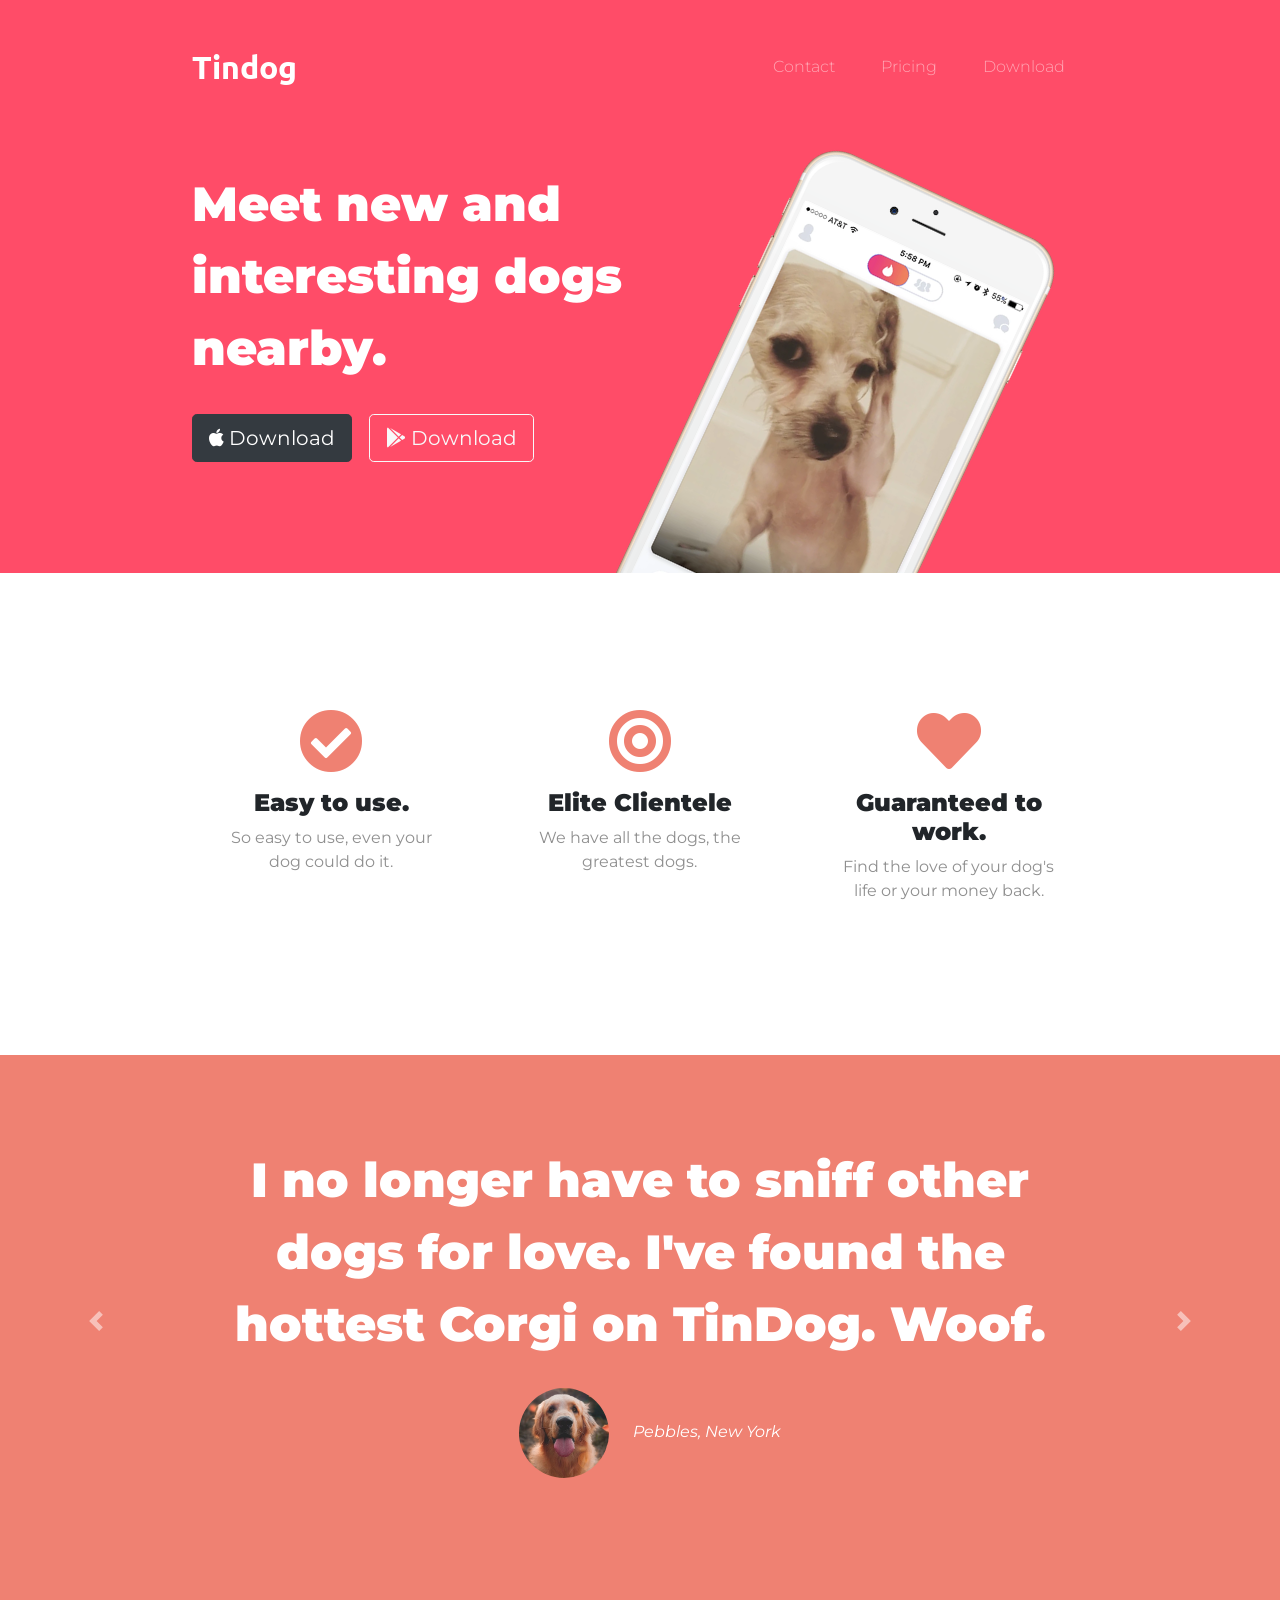
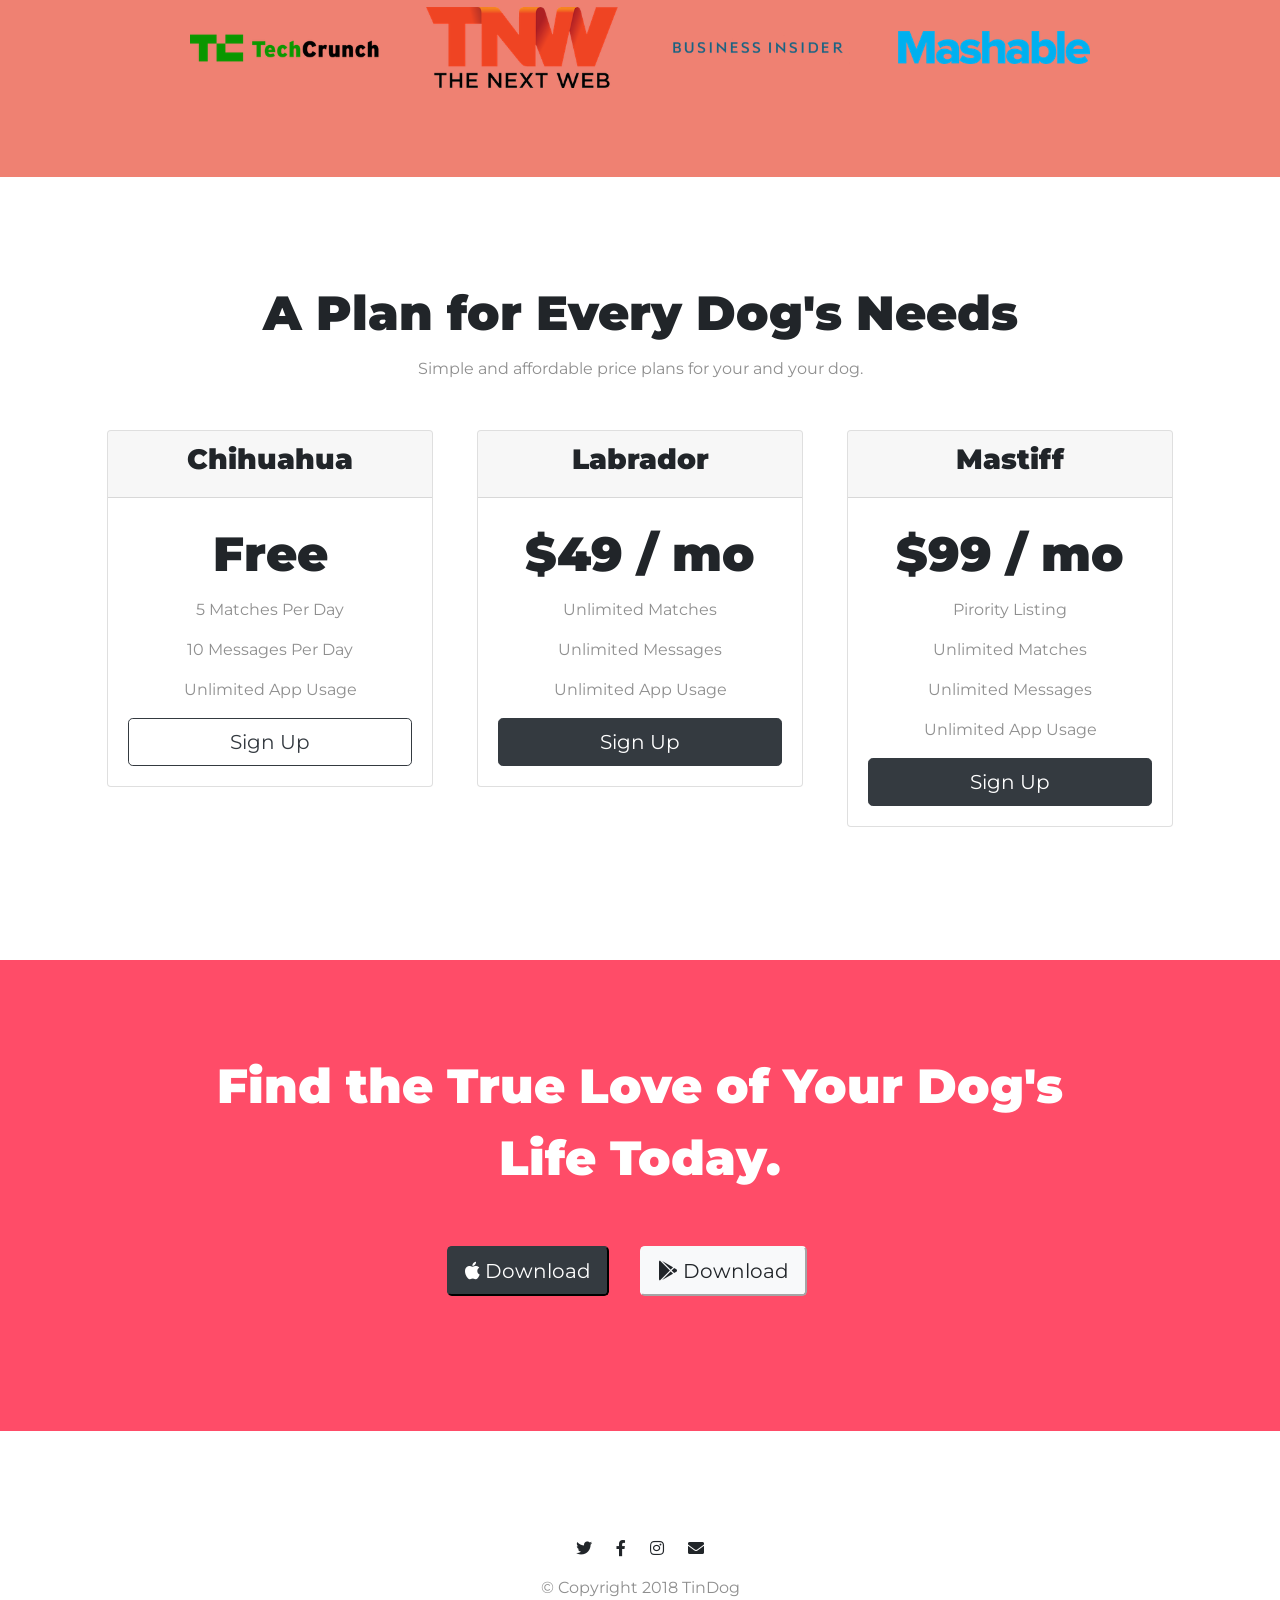
<file: index.html>
<!DOCTYPE html>
<html>

<head>
  <meta charset="utf-8">
  <title>TinDog</title>
  <!-- Fonts-->
  <link rel="preconnect" href="https://fonts.gstatic.com">
  <link href="https://fonts.googleapis.com/css2?family=Montserrat:wght@400;900&family=Ubuntu&display=swap" rel="stylesheet">
  
  <!--Bootstrap/css-->
  <link rel="stylesheet" href="https://maxcdn.bootstrapcdn.com/bootstrap/4.0.0/css/bootstrap.min.css" integrity="sha384-Gn5384xqQ1aoWXA+058RXPxPg6fy4IWvTNh0E263XmFcJlSAwiGgFAW/dAiS6JXm" crossorigin="anonymous">
  <link rel="stylesheet" href="css/styles.css">
    <!--Font awesome-->
  <link rel="stylesheet" href="https://pro.fontawesome.com/releases/v5.10.0/css/all.css" integrity="sha384-AYmEC3Yw5cVb3ZcuHtOA93w35dYTsvhLPVnYs9eStHfGJvOvKxVfELGroGkvsg+p" crossorigin="anonymous"/>
  <!--Bootstrap scripts-->
  <script src="https://code.jquery.com/jquery-3.2.1.slim.min.js" integrity="sha384-KJ3o2DKtIkvYIK3UENzmM7KCkRr/rE9/Qpg6aAZGJwFDMVNA/GpGFF93hXpG5KkN" crossorigin="anonymous"></script>
  <script src="https://cdnjs.cloudflare.com/ajax/libs/popper.js/1.12.9/umd/popper.min.js" integrity="sha384-ApNbgh9B+Y1QKtv3Rn7W3mgPxhU9K/ScQsAP7hUibX39j7fakFPskvXusvfa0b4Q" crossorigin="anonymous"></script>
  <script src="https://maxcdn.bootstrapcdn.com/bootstrap/4.0.0/js/bootstrap.min.js" integrity="sha384-JZR6Spejh4U02d8jOt6vLEHfe/JQGiRRSQQxSfFWpi1MquVdAyjUar5+76PVCmYl" crossorigin="anonymous"></script>
  
</head>

<body>
  <section class="colored-section" id="title">
    <div class="container-fluid">
    <nav class="navbar navbar-expand-lg navbar-dark">
      <a class="navbar-brand" href="">Tindog</a>
       <button class="navbar-toggler" type="button" data-toggle="collapse" data-target="#navbarSupportedContent" aria-controls="navbarSupportedContent" aria-expanded="false" aria-label="Toggle navigation">
      <span class="navbar-toggler-icon"></span>
    </button>
    <div class="collapse navbar-collapse" id="navbarSupportedContent">
      <ul class="navbar-nav ml-auto">
          <li class="nav-item">
              <a class="nav-link" href="#footer">Contact</a>
          </li>
          <li class="nav-item">
              <a class="nav-link" href="#pricing">Pricing</a>
          </li>
          <li class="nav-item">
              <a class="nav-link" href="#cta">Download</a>
          </li>
      </ul>
   </div>
  </nav>
    <div class="row text-title">
      <div class="col-lg-6">
        <h1 class="big-heading">Meet new and interesting dogs nearby.</h1>
        <button type="button" class="btn btn-dark btn-lg download-button"><i class="fab fa-apple"></i> Download </button>
        <button type="button" class="btn btn-outline-light btn-lg download-button"><i class="fab fa-google-play"></i> Download </button>
      </div>
      <div class="col-lg-6">
        <img class="title-image" src="images/iphone6.png" alt="iphone-mockup">
      </div>
    </div>
  </div>

  </section>
  <!-- Features -->

  <section class="white-section" id="features">
<div class="container-fluid">
  <div class="row">
    <div class="feature-box col-lg-4">
        <i class="icon fas fa-check-circle fa-4x"></i>
        <h3 class="feature-title">Easy to use.</h3>
        <p>So easy to use, even your dog could do it.</p>
    </div>

    <div class="feature-box col-lg-4">
        <i class="icon fas fa-bullseye fa-4x"></i>
        <h3 class="feature-title">Elite Clientele</h3>
        <p>We have all the dogs, the greatest dogs.</p>
    </div>

    <div class="feature-box col-lg-4">
        <i class="icon fas fa-heart fa-4x"></i>
        <h3 class="feature-title">Guaranteed to work.</h3>
        <p>Find the love of your dog's life or your money back.</p>
    </div>
  </div>
</div>
  </section>


  <!-- Testimonials -->

  <section class="colored-section" id="testimonials">
    <div id="carouselExampleControls" class="carousel slide" data-ride="false">
      <div class="carousel-inner"> 
        <div class="carousel-item active container-fluid">
          <h2 class="testimonial-text">I no longer have to sniff other dogs for love. I've found the hottest Corgi on TinDog. Woof.</h2>
          <img class="testimonial-img" src="images/dog-img.jpg" alt="dog-profile">
          <em>Pebbles, New York</em>      
        </div>
        <div class="carousel-item container-fluid">
          <h2 class="testimonial-text">My dog used to be so lonely, but with TinDog's help, they've found the love of their life. I think.</h2>
          <img class="testimonial-img" src="images/lady-img.jpg" alt="lady-profile">
          <em>Beverly, Illinois</em>
        </div>
      </div>
      <a class="carousel-control-prev" href="#carouselExampleControls" role="button" data-slide="prev">
        <span class="carousel-control-prev-icon" aria-hidden="true"></span>
      </a>
      
      <a class="carousel-control-next" href="#carouselExampleControls" role="button" data-slide="next">
        <span class="carousel-control-next-icon" aria-hidden="true"></span>
      </a>
      
    </div>
    

  </section>


  <!-- Press -->

  <section class="white-section" id="press">
    <img class="press-logo" src="images/TechCrunch.png" alt="tc-logo">
    <img class="press-logo" src="images/tnw.png" alt="tnw-logo">
    <img class="press-logo" src="images/bizinsider.png" alt="biz-insider-logo">
    <img class="press-logo" src="images/mashable.png" alt="mashable-logo">

  </section>


  <!-- Pricing -->

  <section class="white-section" id="pricing">

    <h2 class="section-heading">A Plan for Every Dog's Needs</h2>
    <p>Simple and affordable price plans for your and your dog.</p>

<div class="row">
  <div class="pricing-col col-lg-4 col-md-6">
    <div class="card">
      <div class="card-header">
        <h3>Chihuahua</h3>
      </div>
       <div class="card-body">
        <h2 class="price-text">Free</h2>
        <p>5 Matches Per Day</p>
        <p>10 Messages Per Day</p>
        <p>Unlimited App Usage</p>
        <button class="btn btn-lg btn-block btn-outline-dark" type="button">Sign Up</button>
      </div>
   </div>
  </div>
  <div class="pricing-col col-lg-4 col-md-6">
    <div class="card">
      <div class="card-header">
        <h3>Labrador</h3>
      </div>
       <div class="card-body">
        <h2 class="price-text">$49 / mo</h2>
        <p>Unlimited Matches</p>
        <p>Unlimited Messages</p>
        <p>Unlimited App Usage</p>
        <button class="btn btn-lg btn-block btn-dark" type="button">Sign Up</button>
      </div>
  </div>
  </div>
  <div class="pricing-col col-lg-4">
    <div class="card">
      <div class="card-header">
     <h3>Mastiff</h3>
     </div>
      <div class="card-body">
      <h2 class="price-text">$99 / mo</h2>
      <p>Pirority Listing</p>
      <p>Unlimited Matches</p>
      <p>Unlimited Messages</p>
      <p>Unlimited App Usage</p>
      <button class="btn btn-lg btn-block btn-dark" type="button">Sign Up</button>
      </div>
    </div>
  </div>
</div>

  </section>


  <!-- Call to Action -->

  <section class="colored-section" id="cta">
  <div class="container-fluid">
    <h3 class="big-heading">Find the True Love of Your Dog's Life Today.</h3>
    <button type="button" class="btn-dark btn-lg download-button"><i class="fab fa-apple"></i> Download </button>
        <button type="button" class="btn-light btn-lg download-button"><i class="fab fa-google-play"></i> Download </button>
 </div>
  </section>


  <!-- Footer -->

  <footer class="white-section" id="footer">
    <div class="container-fluid">
      <i class="social-icon fab fa-twitter"></i>
      <i class="social-icon fab fa-facebook-f"></i>
      <i class="social-icon fab fa-instagram"></i>
      <i class="social-icon fas fa-envelope"></i>
      <p>© Copyright 2018 TinDog</p>
  </div>
  </footer>

</body>
</html>
</file>
<file: css/styles.css>
body {
    font-family: 'Montserrat';
    text-align: center;
}

h1,h2,h3,h4,h5,h6 {
    font-family: 'Montserrat';
    font-weight: 900; 
}

p {
    color: #8f8f8f;
}

/* headings */

.big-heading{
    font-family: 'Montserrat';
    font-weight: 900;
    font-size: 3rem;
    line-height: 1.5;
}

.section-heading {
    font-size: 3rem;
    line-height: 1.5;
}
/* containers */
.container-fluid {
    padding: 7% 15%;
}

/* selections */
.colored-section {
    background-color: #ff4c68;
    color: white;
}
.white-section {
    background-color: #fff;
}
/* Navigation Bar */

.navbar {
    padding: 0 0 4.5rem;
}

.navbar-brand {
    font-family: 'ubuntu';
    font-size: 2rem;
    font-weight: bold;
}

.navbar-item {
    padding: 0 18px;
}

.nav-link{
    font-size: 1rem;
    font-family: 'Montserrat';
    font-weight: 300;
    margin: 0 15px 0;
}

.download-button {
    margin: 5% 3% 5% 0;
}

.title-image {
    width: 60%;
    transform:rotate(25deg);
    padding-bottom: 0;
    position: absolute;
    right: 30%;
}

/* title section */

#title .container-fluid {
    padding: 3% 15% 7%;
    text-align: left;
}

/* features section */

#features {
    position: relative;
}
.feature-title {
    font-size: 1.5rem;
}
.feature-box {
    padding: 5%;
}
.icon {
    color: #ef8172;
    padding-bottom: 1rem;
}
.icon:hover {
    color: #ff4c68;
}

/* testimonials section */

#testimonials{
    background-color: #ef8172;
}

.testimonial-img {
    width: 10%;
    border-radius: 100%;
    margin: 20px;
}

.testimonial-text {
    font-size: 3rem;
    line-height: 1.5;
}
#press {
    background-color: #ef8172;
    padding-bottom: 3%;
}
.press-logo {
    width: 15%;
    margin: 20px 20px 50px;
}

/* Pricing Section*/

#pricing {
    padding: 100px;
}
.pricing-col {
    padding: 3% 2%;
}
.price-text {
    font-size: 3rem;
    line-height: 1.5;
}

/* Cta section */

#cta {
    background-color: #ff4c68;
}

/* footer section */

.social-icon {
    margin: 20px 10px;
}

@media (max-width:991px) {
.text-title {
    text-align: center;
}
#title {
    text-align: center;
}

.title-image {
        position: static;
        transform: rotate(0);
}
}
</file>
